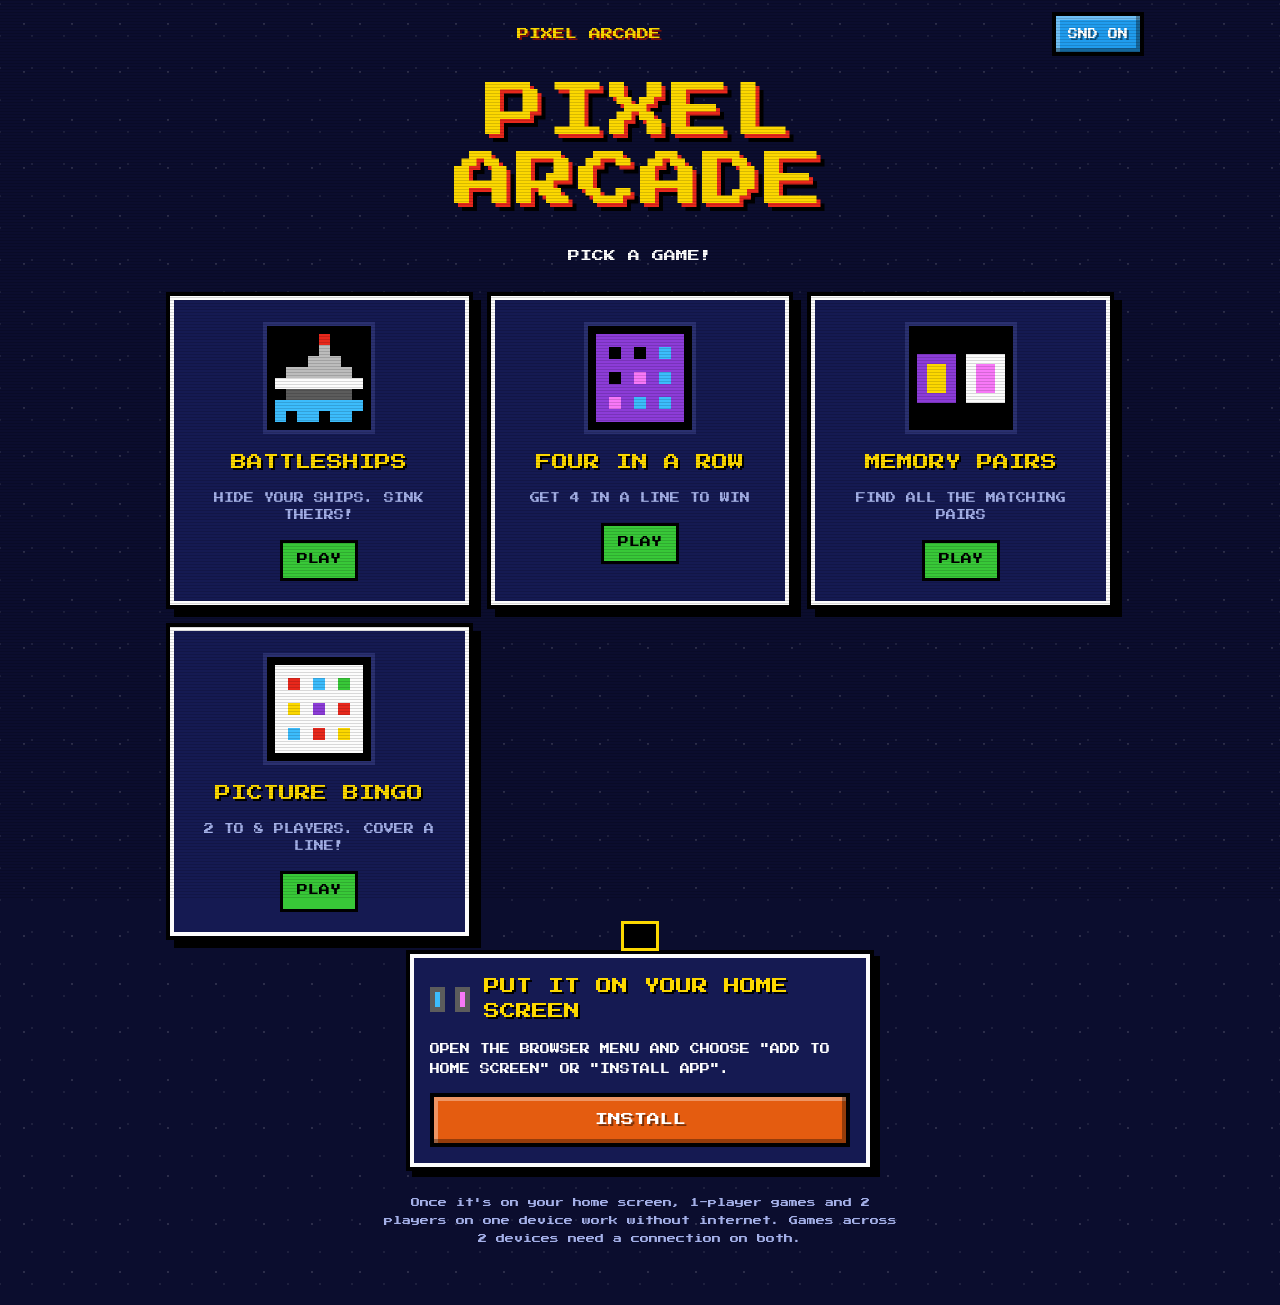
<file: index.html>
<!doctype html>
<html lang="en-GB">
<head>
  <meta charset="utf-8">
  <meta name="viewport" content="width=device-width, initial-scale=1, viewport-fit=cover">
  <title>Pixel Arcade</title>
  <meta name="description" content="Retro games for kids: Battleships, Four in a Row, Memory Pairs and Picture Bingo. Play on one device or two, no sign-up.">
  <meta name="theme-color" content="#0b0d2e">
  <link rel="manifest" href="manifest.webmanifest">
  <link rel="icon" href="icons/icon-192.png">
  <link rel="apple-touch-icon" href="icons/apple-touch-icon.png">
  <meta name="apple-mobile-web-app-capable" content="yes">
  <meta name="mobile-web-app-capable" content="yes">
  <meta name="apple-mobile-web-app-title" content="Arcade">
  <meta name="apple-mobile-web-app-status-bar-style" content="black">
  <link rel="preconnect" href="https://fonts.googleapis.com">
  <link rel="preconnect" href="https://fonts.gstatic.com" crossorigin>
  <link href="https://fonts.googleapis.com/css2?family=Press+Start+2P&display=swap" rel="stylesheet">
  <link rel="stylesheet" href="css/arcade.css">
  <style>
    .games { display: grid; grid-template-columns: repeat(auto-fit, minmax(260px, 1fr)); gap: 22px; width: 100%; max-width: 940px; }
    .game-card {
      display: flex; flex-direction: column; align-items: center; gap: 16px;
      padding: 22px 16px 20px;
      background: var(--bg2); color: #fff; text-decoration: none;
      border: 4px solid var(--ink);
      box-shadow: 0 0 0 4px #000, 8px 8px 0 4px #000;
    }
    .game-card:hover, .game-card:focus-visible { border-color: var(--yellow); outline: none; }
    .game-card:active { transform: translate(4px, 4px); box-shadow: 0 0 0 4px #000, 4px 4px 0 4px #000; }
    .game-card .art { width: 112px; height: 112px; display: flex; align-items: center; justify-content: center; background: #000; border: 4px solid #2a3070; }
    .game-card .art .sprite { width: 88px; }
    .game-card .name { font-size: 16px; color: var(--yellow); text-shadow: 2px 2px 0 #000; line-height: 1.5; }
    .game-card .sub { font-size: 10px; color: var(--muted); }
    .game-card .play { font-size: 11px; color: #000; background: var(--green); padding: 8px 14px; border: 3px solid #000; }
    .install .sprite { width: 40px; }
    .install p { margin: 0; font-size: 10px; line-height: 2; }
    .install-head { display: flex; align-items: center; gap: 14px; }
    .foot { font-size: 9px; color: var(--muted); max-width: 520px; line-height: 2; }
  </style>
</head>
<body>
<div id="app">
  <header class="topbar">
    <span class="logo">PIXEL ARCADE</span>
    <button id="mute-btn" class="btn btn-small" type="button">SND ON</button>
  </header>

  <main class="screen">
    <h1 class="title">PIXEL<br>ARCADE</h1>
    <p class="blink">PICK A GAME!</p>

    <nav class="games" aria-label="Games">
      <a class="game-card" href="battleships.html">
        <span class="art" data-sprite="ship"></span>
        <span class="name">BATTLESHIPS</span>
        <span class="sub">HIDE YOUR SHIPS. SINK THEIRS!</span>
        <span class="play">PLAY</span>
      </a>
      <a class="game-card" href="four.html">
        <span class="art" data-sprite="four"></span>
        <span class="name">FOUR IN A ROW</span>
        <span class="sub">GET 4 IN A LINE TO WIN</span>
        <span class="play">PLAY</span>
      </a>
      <a class="game-card" href="memory.html">
        <span class="art" data-sprite="cards"></span>
        <span class="name">MEMORY PAIRS</span>
        <span class="sub">FIND ALL THE MATCHING PAIRS</span>
        <span class="play">PLAY</span>
      </a>
      <a class="game-card" href="bingo.html">
        <span class="art" data-sprite="bingo"></span>
        <span class="name">PICTURE BINGO</span>
        <span class="sub">2 TO 8 PLAYERS. COVER A LINE!</span>
        <span class="play">PLAY</span>
      </a>
    </nav>

    <section class="panel install" id="install" hidden>
      <div class="install-head"><span data-sprite="phones"></span><h2>PUT IT ON YOUR HOME SCREEN</h2></div>
      <p id="install-text"></p>
      <button id="install-btn" class="btn btn-primary" type="button" hidden>INSTALL</button>
    </section>

    <p class="foot">Once it's on your home screen, 1-player games and 2 players on one device work without internet. Games across 2 devices need a connection on both.</p>
  </main>
</div>
<script src="js/arcade.js"></script>
<script>
  (() => {
    const A = window.Arcade;
    A.initHeader();
    for (const el of document.querySelectorAll('[data-sprite]')) el.innerHTML = A.sprite(el.dataset.sprite);

    const standalone = window.matchMedia('(display-mode: standalone)').matches || navigator.standalone === true;
    const box = document.getElementById('install');
    const text = document.getElementById('install-text');
    const btn = document.getElementById('install-btn');
    const ios = /iphone|ipad|ipod/i.test(navigator.userAgent) || (navigator.platform === 'MacIntel' && navigator.maxTouchPoints > 1);
    if (!standalone) {
      box.hidden = false;
      text.textContent = ios
        ? 'IN SAFARI, TAP THE SHARE BUTTON, THEN "ADD TO HOME SCREEN". IT WILL OPEN LIKE AN APP.'
        : 'OPEN THE BROWSER MENU AND CHOOSE "ADD TO HOME SCREEN" OR "INSTALL APP".';
    }
    let deferred = null;
    window.addEventListener('beforeinstallprompt', (e) => {
      e.preventDefault();
      deferred = e;
      box.hidden = false;
      btn.hidden = false;
      text.textContent = 'TAP INSTALL TO ADD THE ARCADE TO THIS DEVICE. IT WILL OPEN LIKE AN APP.';
    });
    btn.addEventListener('click', async () => {
      if (!deferred) return;
      deferred.prompt();
      await deferred.userChoice.catch(() => null);
      deferred = null;
      btn.hidden = true;
    });
    window.addEventListener('appinstalled', () => { box.hidden = true; });
  })();
</script>
</body>
</html>
</file>
<file: css/arcade.css>
/* Pixel Arcade: shared look for every game */
:root {
  --bg: #0b0d2e;
  --bg2: #151a52;
  --ink: #fcfcfc;
  --muted: #a4b0e8;
  --yellow: #fcd800;
  --orange: #e45c10;
  --red: #e8281c;
  --red-dark: #8c1008;
  --green: #38c838;
  --green-dark: #106c10;
  --cyan: #3cbcfc;
  --purple: #8c3cd8;
  --p1: #3cbcfc;
  --p2: #f878f8;
  --btn: #209cee;
  --font: 'Press Start 2P', ui-monospace, Menlo, monospace;
}

* { box-sizing: border-box; }
html, body { margin: 0; }
body {
  background-color: var(--bg);
  background-image:
    radial-gradient(#ffffff22 1px, transparent 1px),
    radial-gradient(#ffffff14 1px, transparent 1px);
  background-size: 48px 48px, 32px 32px;
  background-position: 0 0, 16px 20px;
  color: var(--ink);
  font-family: var(--font);
  font-size: 12px;
  line-height: 1.7;
  min-height: 100vh;
  -webkit-tap-highlight-color: transparent;
  -webkit-font-smoothing: none;
  overscroll-behavior-y: none;
}
body::after {
  content: '';
  position: fixed;
  inset: 0;
  pointer-events: none;
  background: repeating-linear-gradient(to bottom, rgba(0, 0, 0, .14) 0 1px, transparent 1px 3px);
  z-index: 100;
}
a { color: var(--yellow); }

#app {
  max-width: 1040px;
  margin: 0 auto;
  padding: max(12px, env(safe-area-inset-top)) 16px calc(48px + env(safe-area-inset-bottom));
}

/* header */
.topbar { display: flex; justify-content: space-between; align-items: center; margin-bottom: 18px; gap: 10px; }
.logo { color: var(--yellow); font-size: 12px; text-shadow: 2px 2px 0 var(--red-dark); text-align: center; flex: 1; }

/* screens */
.screen { display: flex; flex-direction: column; align-items: center; gap: 18px; text-align: center; }
.screen[hidden] { display: none; }

.title {
  font-size: clamp(30px, 10vw, 60px);
  line-height: 1.15;
  margin: 4px 0 0;
  color: var(--yellow);
  text-shadow: 4px 4px 0 var(--red), 8px 8px 0 #000;
  letter-spacing: 2px;
  font-weight: normal;
}
.title.mid { font-size: clamp(24px, 8vw, 46px); }
h2 { font-size: 16px; color: var(--yellow); margin: 0; text-shadow: 2px 2px 0 #000; line-height: 1.6; font-weight: normal; }
h3 { font-size: 12px; margin: 0 0 10px; color: var(--cyan); font-weight: normal; }
.small { font-size: 10px; margin: 0; }
.muted { color: var(--muted); }
.t-red { color: var(--red); }
.t-green { color: var(--green); }
.blink { animation: blink 1s steps(1) infinite; }
@keyframes blink { 50% { opacity: 0; } }

.panel {
  background: var(--bg2);
  border: 4px solid var(--ink);
  box-shadow: 0 0 0 4px #000, 6px 6px 0 4px #000;
  padding: 16px;
  width: min(100%, 460px);
  display: flex;
  flex-direction: column;
  gap: 14px;
  text-align: left;
}

/* buttons */
.btn {
  font: inherit;
  font-size: 13px;
  line-height: 1.4;
  min-height: 52px;
  padding: 14px 16px;
  color: #fff;
  background: var(--btn);
  border: 4px solid #000;
  border-radius: 0;
  cursor: pointer;
  text-decoration: none;
  display: inline-flex; align-items: center; justify-content: center;
  box-shadow: inset -4px -4px 0 rgba(0, 0, 0, .35), inset 4px 4px 0 rgba(255, 255, 255, .35);
  text-shadow: 2px 2px 0 rgba(0, 0, 0, .45);
}
.btn:hover:not(:disabled) { filter: brightness(1.12); }
.btn:active:not(:disabled) { box-shadow: inset 4px 4px 0 rgba(0, 0, 0, .35); transform: translateY(2px); }
.btn:focus-visible { outline: 3px solid var(--yellow); outline-offset: 2px; }
.btn-primary { background: var(--orange); }
.btn-purple { background: var(--purple); }
.btn:disabled { background: #50506a; color: #9a9ab0; cursor: not-allowed; text-shadow: none; }
.btn-small { font-size: 10px; min-height: 44px; padding: 10px 12px; }
.btn-row { display: flex; gap: 10px; flex-wrap: wrap; }
.btn-row .btn { flex: 1 1 auto; }

.or { text-align: center; color: var(--muted); font-size: 10px; }
.msg { min-height: 1.7em; color: var(--yellow); font-size: 10px; margin: 0; text-align: center; }

/* inputs */
label, .field-label { display: flex; flex-direction: column; gap: 8px; font-size: 10px; color: var(--muted); }
input {
  font: inherit;
  font-size: 16px;
  padding: 12px;
  background: #000;
  color: var(--yellow);
  border: 4px solid var(--ink);
  border-radius: 0;
  outline: none;
  width: 100%;
}
input:focus { border-color: var(--yellow); }
input::placeholder { color: #4a4a6a; }
.code-input { font-size: 28px; text-align: center; letter-spacing: 10px; }

/* mode picker */
.mode-list { display: flex; flex-direction: column; gap: 16px; width: min(100%, 460px); }
.mode-btn {
  display: flex; align-items: center; gap: 16px;
  width: 100%;
  font: inherit; font-size: 15px; text-align: left; color: #fff;
  padding: 14px 16px;
  background: var(--bg2);
  border: 4px solid var(--ink); border-radius: 0;
  box-shadow: 0 0 0 4px #000, 6px 6px 0 4px #000;
  cursor: pointer;
}
.mode-btn small { display: block; font-size: 10px; color: var(--muted); margin-top: 8px; line-height: 1.5; }
.mode-btn .sprite { width: 52px; flex: none; }
.mode-btn:hover { border-color: var(--yellow); }
.mode-btn:active { transform: translate(3px, 3px); box-shadow: 0 0 0 4px #000, 3px 3px 0 4px #000; }
.mode-btn:focus-visible { outline: 3px solid var(--yellow); outline-offset: 6px; }

.option-group { display: flex; flex-direction: column; gap: 8px; width: min(100%, 460px); text-align: left; }
.choice-row { display: grid; grid-template-columns: repeat(var(--cols, 3), 1fr); gap: 8px; }
.choice {
  font: inherit; font-size: 11px; line-height: 1.5;
  min-height: 48px; padding: 10px 4px;
  background: #000; color: var(--muted);
  border: 3px solid #50507a; border-radius: 0;
  cursor: pointer;
}
.choice[aria-checked="true"] { border-color: var(--yellow); color: var(--yellow); background: #1c1c00; }
.choice:focus-visible { outline: 3px solid var(--yellow); outline-offset: 2px; }

.sprite { display: block; image-rendering: pixelated; height: auto; }

/* player colours + score chips */
.pc { color: var(--pc); }
.scorebar { display: grid; grid-template-columns: 1fr auto 1fr; gap: 10px; width: 100%; max-width: 780px; }
.pscore {
  --pc: var(--ink);
  background: var(--bg2);
  border: 4px solid #50507a;
  box-shadow: 0 0 0 4px #000;
  padding: 8px 10px;
  text-align: left;
  font-size: 9px;
  display: flex; flex-direction: column; gap: 4px;
  min-width: 0;
}
.pscore.active { border-color: var(--pc); box-shadow: 0 0 0 4px #000, 0 0 0 8px color-mix(in srgb, var(--pc) 35%, transparent); }
.pscore .who { color: var(--muted); font-size: 8px; }
.pscore .name { font-size: 12px; color: var(--pc); overflow: hidden; text-overflow: ellipsis; white-space: nowrap; }
.pscore .big { font-size: 18px; color: #fff; }
.pscore .row { display: flex; justify-content: space-between; gap: 6px; }
.pscore .row b { font-weight: normal; color: #fff; }
.pscore.right { text-align: right; }
.pscore.right .row { flex-direction: row-reverse; }
.vs { align-self: center; color: var(--red); font-size: 13px; text-shadow: 2px 2px 0 #000; }

.turn-banner { font-size: 14px; min-height: 52px; display: flex; align-items: center; justify-content: center; gap: 12px; flex-wrap: wrap; }
.turn-banner .btn { font-size: 11px; }

/* how to play */
.how summary { cursor: pointer; color: var(--yellow); font-size: 12px; }
.how ol { margin: 10px 0 0; padding-left: 22px; font-size: 10px; line-height: 2; color: var(--ink); }
.how li { margin-bottom: 8px; }

/* picture guides */
.how-btn { width: min(100%, 460px); background: var(--green); color: #000; text-shadow: none; font-size: 14px; }
.guide-pic { display: flex; align-items: center; justify-content: center; gap: 14px; height: 190px; flex-wrap: wrap; }
.small-minis { display: flex; align-items: center; gap: 12px; }
.small-minis .mini { grid-template-columns: repeat(var(--c), 16px); }
.small-minis .mini i { width: 16px; height: 16px; }
.guide-text { min-height: 8em; display: flex; align-items: center; justify-content: center; margin: 0; }
.guide-pic > .sprite { width: 96px; }
.guide-pic .arrow { font-size: 20px; color: var(--yellow); }
.guide-text { font-size: 13px; line-height: 2; text-transform: uppercase; color: #fff; }
.guide-read { align-self: center; }
.modal.guide { min-height: min(630px, calc(100vh - 32px)); justify-content: space-between; }
.guide-dots { display: flex; justify-content: center; gap: 8px; }
.guide-dots span { width: 12px; height: 12px; background: #50507a; }
.guide-dots span.on { background: var(--yellow); }

.mini { display: grid; grid-template-columns: repeat(var(--c), 26px); gap: 2px; padding: 3px; border: 4px solid var(--ink); box-shadow: 0 0 0 3px #000; }
.mini i { display: block; width: 26px; height: 26px; position: relative; }
.mini-sea { background: #0c1a78; }
.mini-sea i { background: #2c48d8; }
.mini-sea .m-s { background: #2c48d8; }
.mini-sea .m-s::before { content: ''; position: absolute; inset: 5px -1px; background: #b4b4b4; box-shadow: inset 2px 2px 0 #e8e8e8, inset -2px -2px 0 #5c5c5c; }
.mini-sea .m-x { background: var(--red); }
.mini-sea .m-x::after { content: 'X'; position: absolute; inset: 0; display: flex; align-items: center; justify-content: center; font-size: 12px; color: #fff; text-shadow: 2px 2px 0 #000; }
.mini-sea .m-o { background: var(--green); }
.mini-sea .m-o::after { content: ''; position: absolute; inset: 9px; background: #fff; }
.mini-sea .m-t { background: #2c48d8; box-shadow: inset 0 0 0 3px var(--yellow); animation: blink 0.6s steps(1) infinite; }
.mini-four { background: var(--purple); }
.mini-four i { clip-path: polygon(30% 0, 70% 0, 100% 30%, 100% 70%, 70% 100%, 30% 100%, 0 70%, 0 30%); background: #120c3a; }
.mini-four .m-b { background: var(--p1); }
.mini-four .m-p { background: var(--p2); }
.mini-four .m-B { background: var(--p1); animation: winflash .5s steps(1) infinite; }
.mini-four .m-a { background: #120c3a; box-shadow: inset 0 0 0 4px var(--yellow); animation: blink .6s steps(1) infinite; }
@keyframes winflash { 50% { background: var(--yellow); } }
.mini-cards { display: flex; gap: 8px; flex-wrap: wrap; justify-content: center; }
.mini-cards i { width: 54px; height: 54px; display: flex; align-items: center; justify-content: center; border: 3px solid #000; box-shadow: 3px 3px 0 #000; font-style: normal; }
.mc-back { background: repeating-linear-gradient(45deg, #6a2cb8 0 5px, var(--purple) 5px 10px); color: var(--yellow); font-size: 18px; text-shadow: 2px 2px 0 #000; }
.mc-face { background: #fcf0d8; }
.mc-face .sprite { width: 36px; }
.mc-face.hi { border-color: var(--yellow); box-shadow: 3px 3px 0 #000, 0 0 0 3px var(--yellow); }

/* overlay */
.overlay { position: fixed; inset: 0; background: rgba(0, 0, 12, .8); display: flex; align-items: center; justify-content: center; padding: 16px; z-index: 50; overflow-y: auto; }
.overlay[hidden] { display: none; }
.modal { text-align: center; margin: auto; }
.modal h2 { font-size: clamp(18px, 6vw, 26px); }
.modal h2.win { color: var(--yellow); text-shadow: 3px 3px 0 var(--red-dark); }
.modal h2.lose { color: var(--red); }
#ov-body { font-size: 11px; line-height: 2; display: flex; flex-direction: column; gap: 10px; }
#ov-body p { margin: 0; }
.stats { width: 100%; border-collapse: collapse; font-size: 10px; }
.stats th, .stats td { padding: 6px 4px; border-bottom: 2px solid #2a3070; font-weight: normal; }
.stats th { color: var(--muted); text-align: left; }
.stats td { text-align: right; }
.stats thead td { color: var(--yellow); }
.room-number {
  font-size: clamp(36px, 13vw, 56px);
  color: var(--yellow);
  letter-spacing: 10px;
  background: #000;
  border: 4px solid var(--ink);
  padding: 14px 6px 14px 16px;
  text-align: center;
}
.radar {
  width: 96px; height: 96px; border-radius: 50%; margin: 0 auto;
  border: 4px solid var(--green);
  background:
    repeating-radial-gradient(circle, transparent 0 14px, #106c1088 14px 16px),
    conic-gradient(from 0deg, #38c83800 0deg, #38c83800 270deg, #38c838cc 360deg),
    #021a02;
  animation: sweep 2s linear infinite;
}
@keyframes sweep { to { transform: rotate(360deg); } }

/* pass-the-device screen */
.handover {
  position: fixed; inset: 0; z-index: 70;
  background: var(--bg);
  display: flex; flex-direction: column; align-items: center; justify-content: center;
  gap: 26px; padding: 24px; text-align: center;
}
.handover[hidden] { display: none; }
.handover .sprite { width: 120px; }
.handover h2 { font-size: clamp(22px, 8vw, 40px); color: var(--pc); line-height: 1.4; }
.handover p { font-size: 12px; margin: 0; line-height: 2; }
.handover .btn { font-size: 16px; min-height: 64px; padding: 16px 24px; background: var(--pc); color: #000; text-shadow: none; }

/* toast */
.toast {
  position: fixed; left: 50%; bottom: calc(24px + env(safe-area-inset-bottom));
  transform: translate(-50%, 250%);
  background: #000; border: 3px solid var(--yellow); color: var(--yellow);
  padding: 12px 16px; font-size: 11px;
  z-index: 80; max-width: calc(100% - 32px); text-align: center;
  transition: transform .2s steps(3);
}
.toast.show { transform: translate(-50%, 0); }

.topbar .btn { white-space: nowrap; flex: none; }
@media (max-width: 520px) {
  .topbar .btn { font-size: 8px; padding: 8px; min-height: 40px; }
  .logo { font-size: 9px; }
  .pscore { font-size: 8px; padding: 6px; }
  .pscore .big { font-size: 14px; }
  .pscore .name { font-size: 10px; }
  .vs { font-size: 10px; }
  .turn-banner { font-size: 12px; }
}

@media (prefers-reduced-motion: reduce) {
  *, *::before, *::after { animation: none !important; transition: none !important; }
}
</file>
